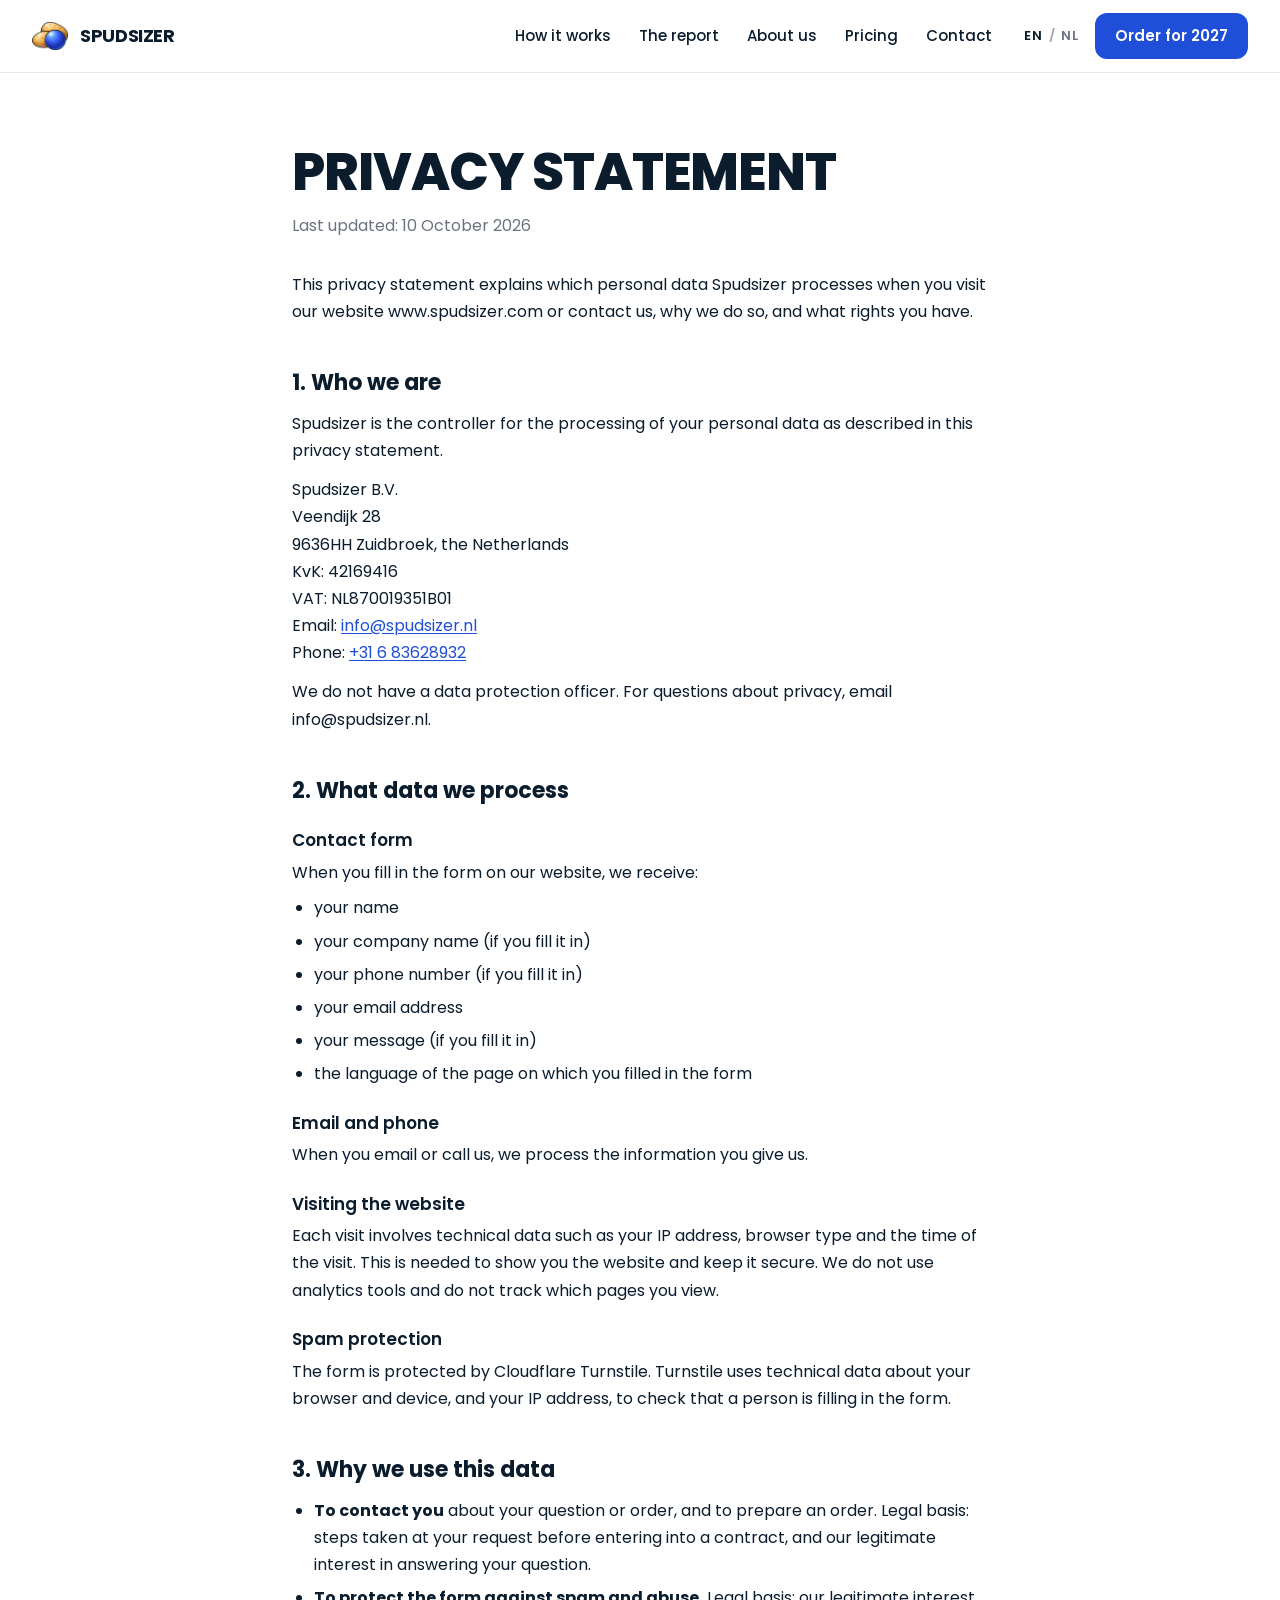
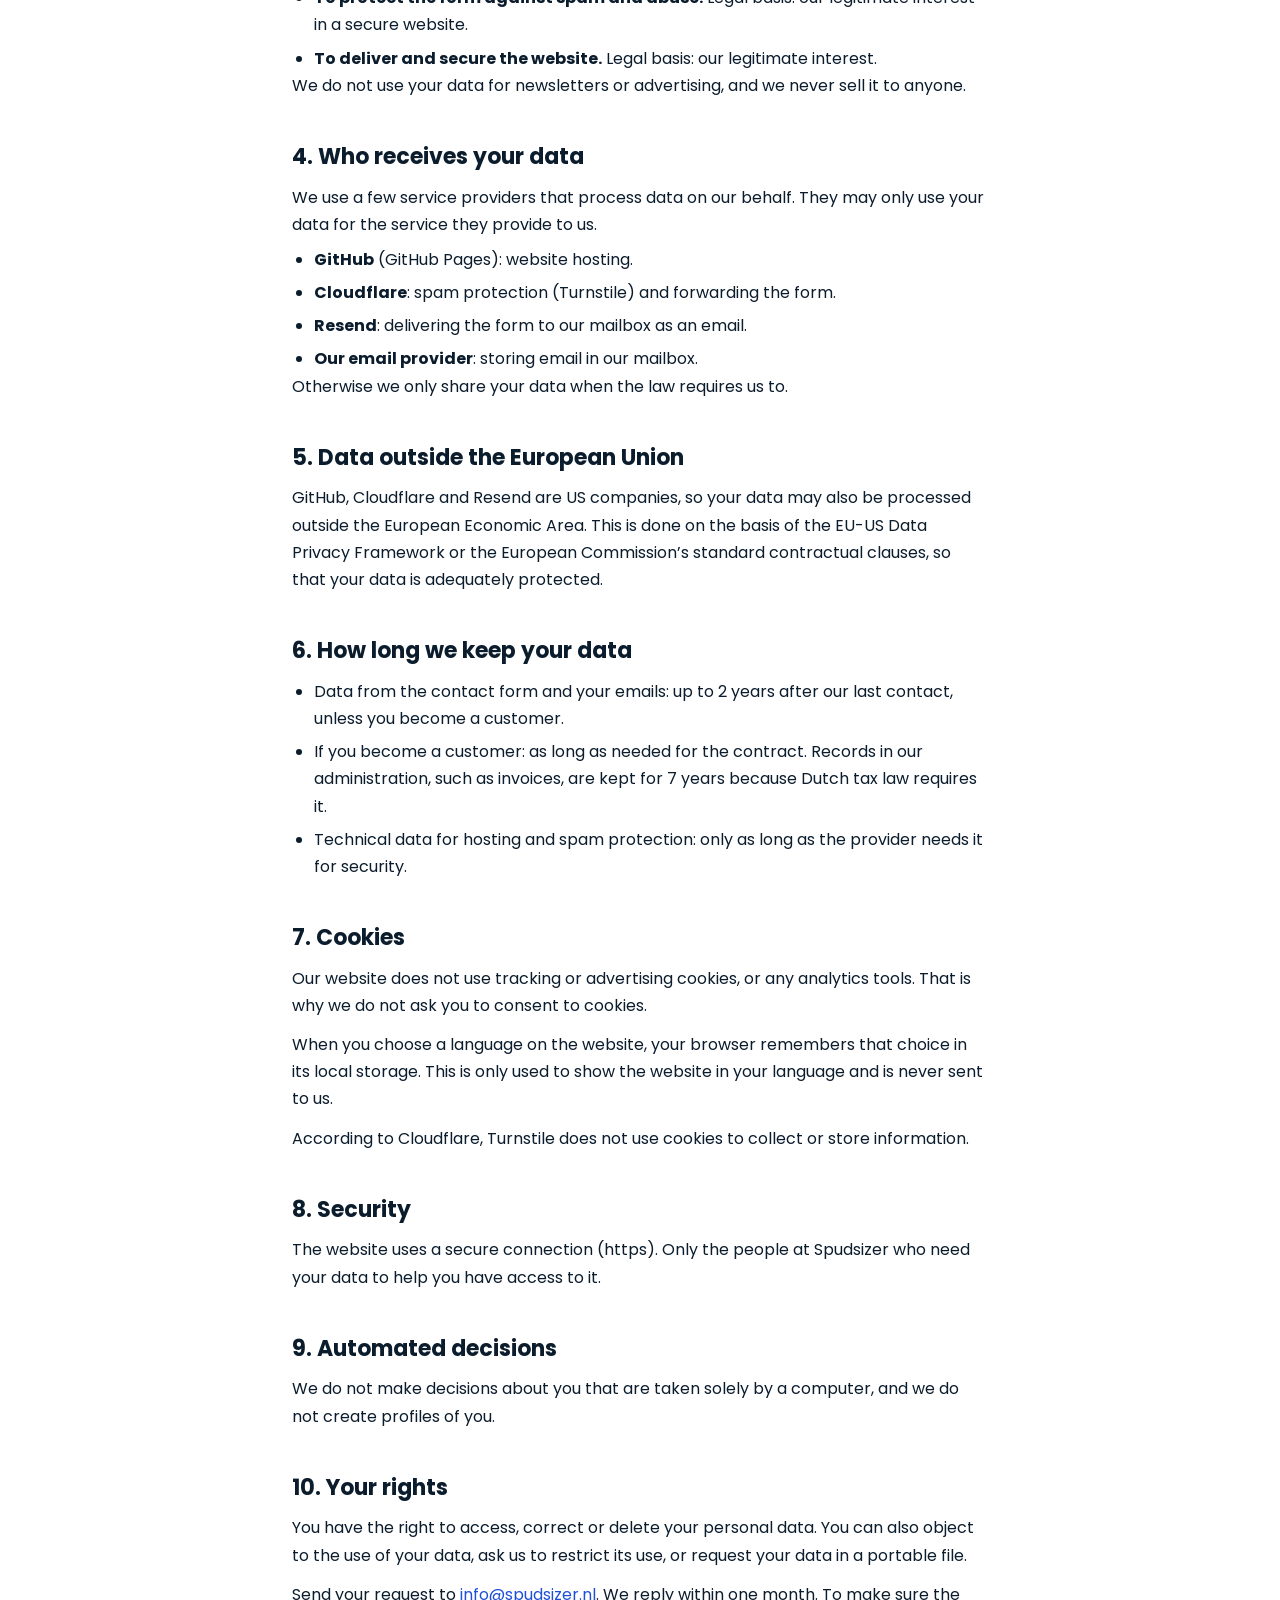
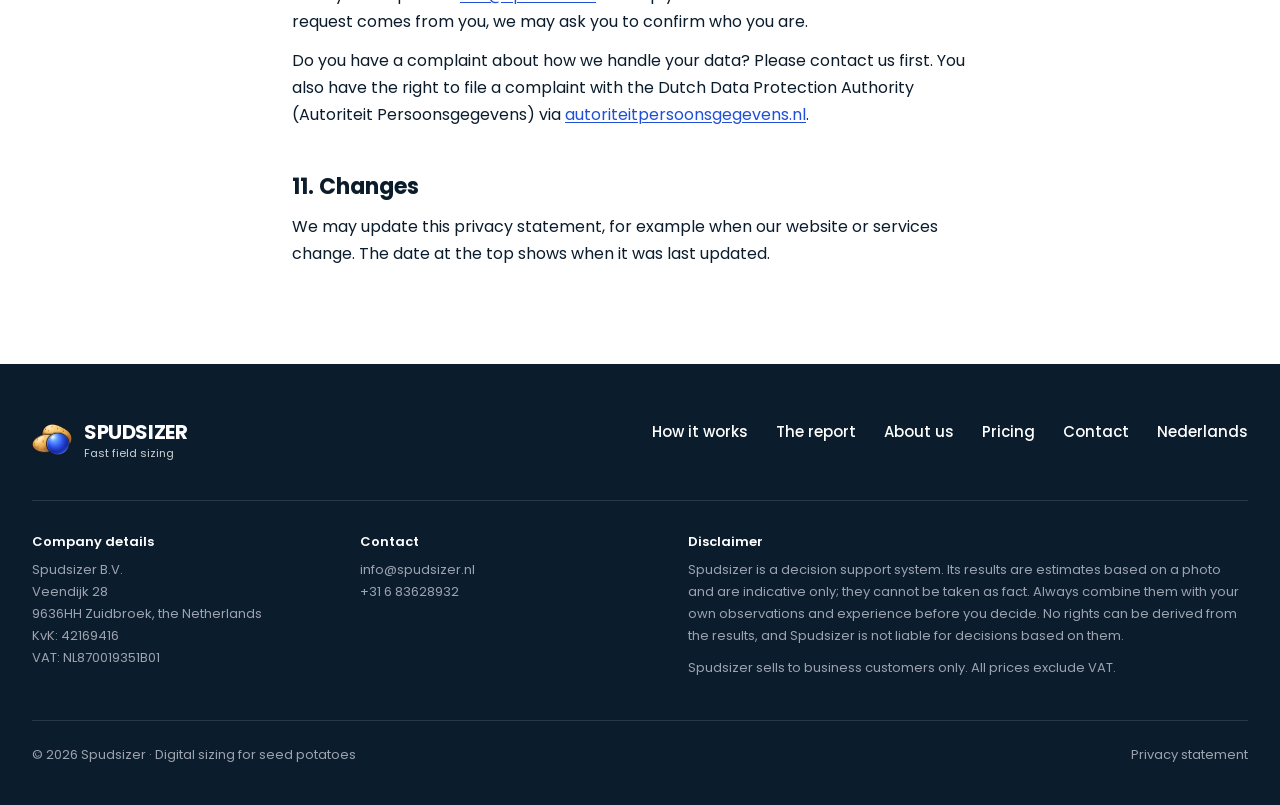
<file: docs/privacy/index.html>
<!DOCTYPE html>
<html lang="en">
<head>
<meta charset="utf-8">
<meta name="viewport" content="width=device-width, initial-scale=1">
<title>Privacy statement – Spudsizer</title>
<meta name="description" content="How Spudsizer handles your personal data.">
<link rel="canonical" href="https://www.spudsizer.com/privacy/">
<link rel="alternate" hreflang="en" href="https://www.spudsizer.com/privacy/">
<link rel="alternate" hreflang="nl" href="https://www.spudsizer.com/nl/privacy/">
<link rel="alternate" hreflang="x-default" href="https://www.spudsizer.com/privacy/">
<meta name="theme-color" content="#0B1C2D">
<link rel="icon" type="image/png" href="../assets/img/favicon.png">
<link rel="apple-touch-icon" href="../assets/img/apple-touch-icon.png">
<link rel="stylesheet" href="../assets/css/site.css">
<script src="../assets/js/site.js" defer></script>
</head>
<body>

<!-- Icons (Lucide) -->
<svg width="0" height="0" style="position:absolute" aria-hidden="true">
  <symbol id="i-arrow-right" viewBox="0 0 24 24" fill="none" stroke="currentColor" stroke-width="2" stroke-linecap="round" stroke-linejoin="round"><path d="M5 12h14"/><path d="m12 5 7 7-7 7"/></symbol>
  <symbol id="i-check" viewBox="0 0 24 24" fill="none" stroke="currentColor" stroke-width="2" stroke-linecap="round" stroke-linejoin="round"><path d="M20 6 9 17l-5-5"/></symbol>
  <symbol id="i-mail" viewBox="0 0 24 24" fill="none" stroke="currentColor" stroke-width="2" stroke-linecap="round" stroke-linejoin="round"><path d="m22 7-8.991 5.727a2 2 0 0 1-2.009 0L2 7"/><rect x="2" y="4" width="20" height="16" rx="2"/></symbol>
  <symbol id="i-phone" viewBox="0 0 24 24" fill="none" stroke="currentColor" stroke-width="2" stroke-linecap="round" stroke-linejoin="round"><path d="M13.832 16.568a1 1 0 0 0 1.213-.303l.355-.465A2 2 0 0 1 17 15h3a2 2 0 0 1 2 2v3a2 2 0 0 1-2 2A18 18 0 0 1 2 4a2 2 0 0 1 2-2h3a2 2 0 0 1 2 2v3a2 2 0 0 1-.8 1.6l-.468.351a1 1 0 0 0-.292 1.233 14 14 0 0 0 6.392 6.384"/></symbol>
  <symbol id="i-smartphone" viewBox="0 0 24 24" fill="none" stroke="currentColor" stroke-width="2" stroke-linecap="round" stroke-linejoin="round"><rect width="14" height="20" x="5" y="2" rx="2" ry="2"/><path d="M12 18h.01"/></symbol>
</svg>

<header class="site-header">
  <div class="container">
    <a href="../#top" class="logo" aria-label="Spudsizer home">
      <img src="../assets/img/logo-mark.webp" alt="" width="160" height="125">
      <span class="logo-word">SPUDSIZER</span>
    </a>
    <nav class="site-nav" aria-label="Main">
      <div class="nav-links">
        <a href="../#how">How it works</a>
        <a href="../#report">The report</a>
        <a href="../#about">About us</a>
        <a href="../#pricing">Pricing</a>
        <a href="../#signup">Contact</a>
      </div>
      <div class="nav-actions">
        <div class="lang">
          <span aria-current="true">EN</span>
          <span class="sep" aria-hidden="true">/</span>
          <a href="../nl/privacy/" hreflang="nl" lang="nl" data-lang="nl">NL</a>
        </div>
        <a href="../#pricing" class="btn btn-primary header-cta">Order for 2027</a>
      </div>
    </nav>
  </div>
</header>

<main class="legal">
  <div class="container legal-body">
<h1>Privacy statement</h1>
<p class="legal-meta">Last updated: 10 October 2026</p>
<p>This privacy statement explains which personal data Spudsizer processes when you visit our website www.spudsizer.com or contact us, why we do so, and what rights you have.</p>

<h2>1. Who we are</h2>
<p>Spudsizer is the controller for the processing of your personal data as described in this privacy statement.</p>
<p>Spudsizer B.V.<br>Veendijk 28<br>9636HH Zuidbroek, the Netherlands<br>KvK: 42169416<br>VAT: NL870019351B01<br>Email: <a href="mailto:info@spudsizer.nl">info@spudsizer.nl</a><br>Phone: <a href="tel:+31683628932">+31 6 83628932</a></p>
<p>We do not have a data protection officer. For questions about privacy, email info@spudsizer.nl.</p>

<h2>2. What data we process</h2>
<h3>Contact form</h3>
<p>When you fill in the form on our website, we receive:</p>
<ul>
  <li>your name</li>
  <li>your company name (if you fill it in)</li>
  <li>your phone number (if you fill it in)</li>
  <li>your email address</li>
  <li>your message (if you fill it in)</li>
  <li>the language of the page on which you filled in the form</li>
</ul>
<h3>Email and phone</h3>
<p>When you email or call us, we process the information you give us.</p>
<h3>Visiting the website</h3>
<p>Each visit involves technical data such as your IP address, browser type and the time of the visit. This is needed to show you the website and keep it secure. We do not use analytics tools and do not track which pages you view.</p>
<h3>Spam protection</h3>
<p>The form is protected by Cloudflare Turnstile. Turnstile uses technical data about your browser and device, and your IP address, to check that a person is filling in the form.</p>

<h2>3. Why we use this data</h2>
<ul>
  <li><strong>To contact you</strong> about your question or order, and to prepare an order. Legal basis: steps taken at your request before entering into a contract, and our legitimate interest in answering your question.</li>
  <li><strong>To protect the form against spam and abuse.</strong> Legal basis: our legitimate interest in a secure website.</li>
  <li><strong>To deliver and secure the website.</strong> Legal basis: our legitimate interest.</li>
</ul>
<p>We do not use your data for newsletters or advertising, and we never sell it to anyone.</p>

<h2>4. Who receives your data</h2>
<p>We use a few service providers that process data on our behalf. They may only use your data for the service they provide to us.</p>
<ul>
  <li><strong>GitHub</strong> (GitHub Pages): website hosting.</li>
  <li><strong>Cloudflare</strong>: spam protection (Turnstile) and forwarding the form.</li>
  <li><strong>Resend</strong>: delivering the form to our mailbox as an email.</li>
  <li><strong>Our email provider</strong>: storing email in our mailbox.</li>
</ul>
<p>Otherwise we only share your data when the law requires us to.</p>

<h2>5. Data outside the European Union</h2>
<p>GitHub, Cloudflare and Resend are US companies, so your data may also be processed outside the European Economic Area. This is done on the basis of the EU-US Data Privacy Framework or the European Commission’s standard contractual clauses, so that your data is adequately protected.</p>

<h2>6. How long we keep your data</h2>
<ul>
  <li>Data from the contact form and your emails: up to 2 years after our last contact, unless you become a customer.</li>
  <li>If you become a customer: as long as needed for the contract. Records in our administration, such as invoices, are kept for 7 years because Dutch tax law requires it.</li>
  <li>Technical data for hosting and spam protection: only as long as the provider needs it for security.</li>
</ul>

<h2>7. Cookies</h2>
<p>Our website does not use tracking or advertising cookies, or any analytics tools. That is why we do not ask you to consent to cookies.</p>
<p>When you choose a language on the website, your browser remembers that choice in its local storage. This is only used to show the website in your language and is never sent to us.</p>
<p>According to Cloudflare, Turnstile does not use cookies to collect or store information.</p>

<h2>8. Security</h2>
<p>The website uses a secure connection (https). Only the people at Spudsizer who need your data to help you have access to it.</p>

<h2>9. Automated decisions</h2>
<p>We do not make decisions about you that are taken solely by a computer, and we do not create profiles of you.</p>

<h2>10. Your rights</h2>
<p>You have the right to access, correct or delete your personal data. You can also object to the use of your data, ask us to restrict its use, or request your data in a portable file.</p>
<p>Send your request to <a href="mailto:info@spudsizer.nl">info@spudsizer.nl</a>. We reply within one month. To make sure the request comes from you, we may ask you to confirm who you are.</p>
<p>Do you have a complaint about how we handle your data? Please contact us first. You also have the right to file a complaint with the Dutch Data Protection Authority (Autoriteit Persoonsgegevens) via <a href="https://autoriteitpersoonsgegevens.nl">autoriteitpersoonsgegevens.nl</a>.</p>

<h2>11. Changes</h2>
<p>We may update this privacy statement, for example when our website or services change. The date at the top shows when it was last updated.</p>
  </div>
</main>

<footer class="site-footer">
  <div class="container">
    <div class="footer-top">
      <a href="../#top" class="logo" aria-label="Spudsizer home">
        <img src="../assets/img/logo-mark.webp" alt="" width="160" height="125" loading="lazy">
        <span><span class="logo-word" style="display:block">SPUDSIZER</span><span class="logo-tagline" style="display:block">Fast field sizing</span></span>
      </a>
      <nav class="footer-links" aria-label="Footer">
        <a href="../#how">How it works</a>
        <a href="../#report">The report</a>
        <a href="../#about">About us</a>
        <a href="../#pricing">Pricing</a>
        <a href="../#signup">Contact</a>
        <a href="../nl/privacy/" hreflang="nl" lang="nl" data-lang="nl">Nederlands</a>
      </nav>
    </div>
    <div class="footer-legal">
      <div>
        <h2>Company details</h2>
        <p>Spudsizer B.V.<br>Veendijk 28<br>9636HH Zuidbroek, the Netherlands<br>KvK: 42169416<br>VAT: NL870019351B01</p>
      </div>
      <div>
        <h2>Contact</h2>
        <p><a href="mailto:info@spudsizer.nl">info@spudsizer.nl</a><br><a href="tel:+31683628932">+31 6 83628932</a></p>
      </div>
      <div class="footer-disclaimer">
        <h2>Disclaimer</h2>
        <p>Spudsizer is a decision support system. Its results are estimates based on a photo and are indicative only; they cannot be taken as fact. Always combine them with your own observations and experience before you decide. No rights can be derived from the results, and Spudsizer is not liable for decisions based on them.</p>
        <p>Spudsizer sells to business customers only. All prices exclude VAT.</p>
      </div>
    </div>
    <div class="footer-bottom">
      <span>© 2026 Spudsizer · Digital sizing for seed potatoes</span>
      <a href="./" aria-current="page">Privacy statement</a>
    </div>
  </div>
</footer>

</body>
</html>
</file>
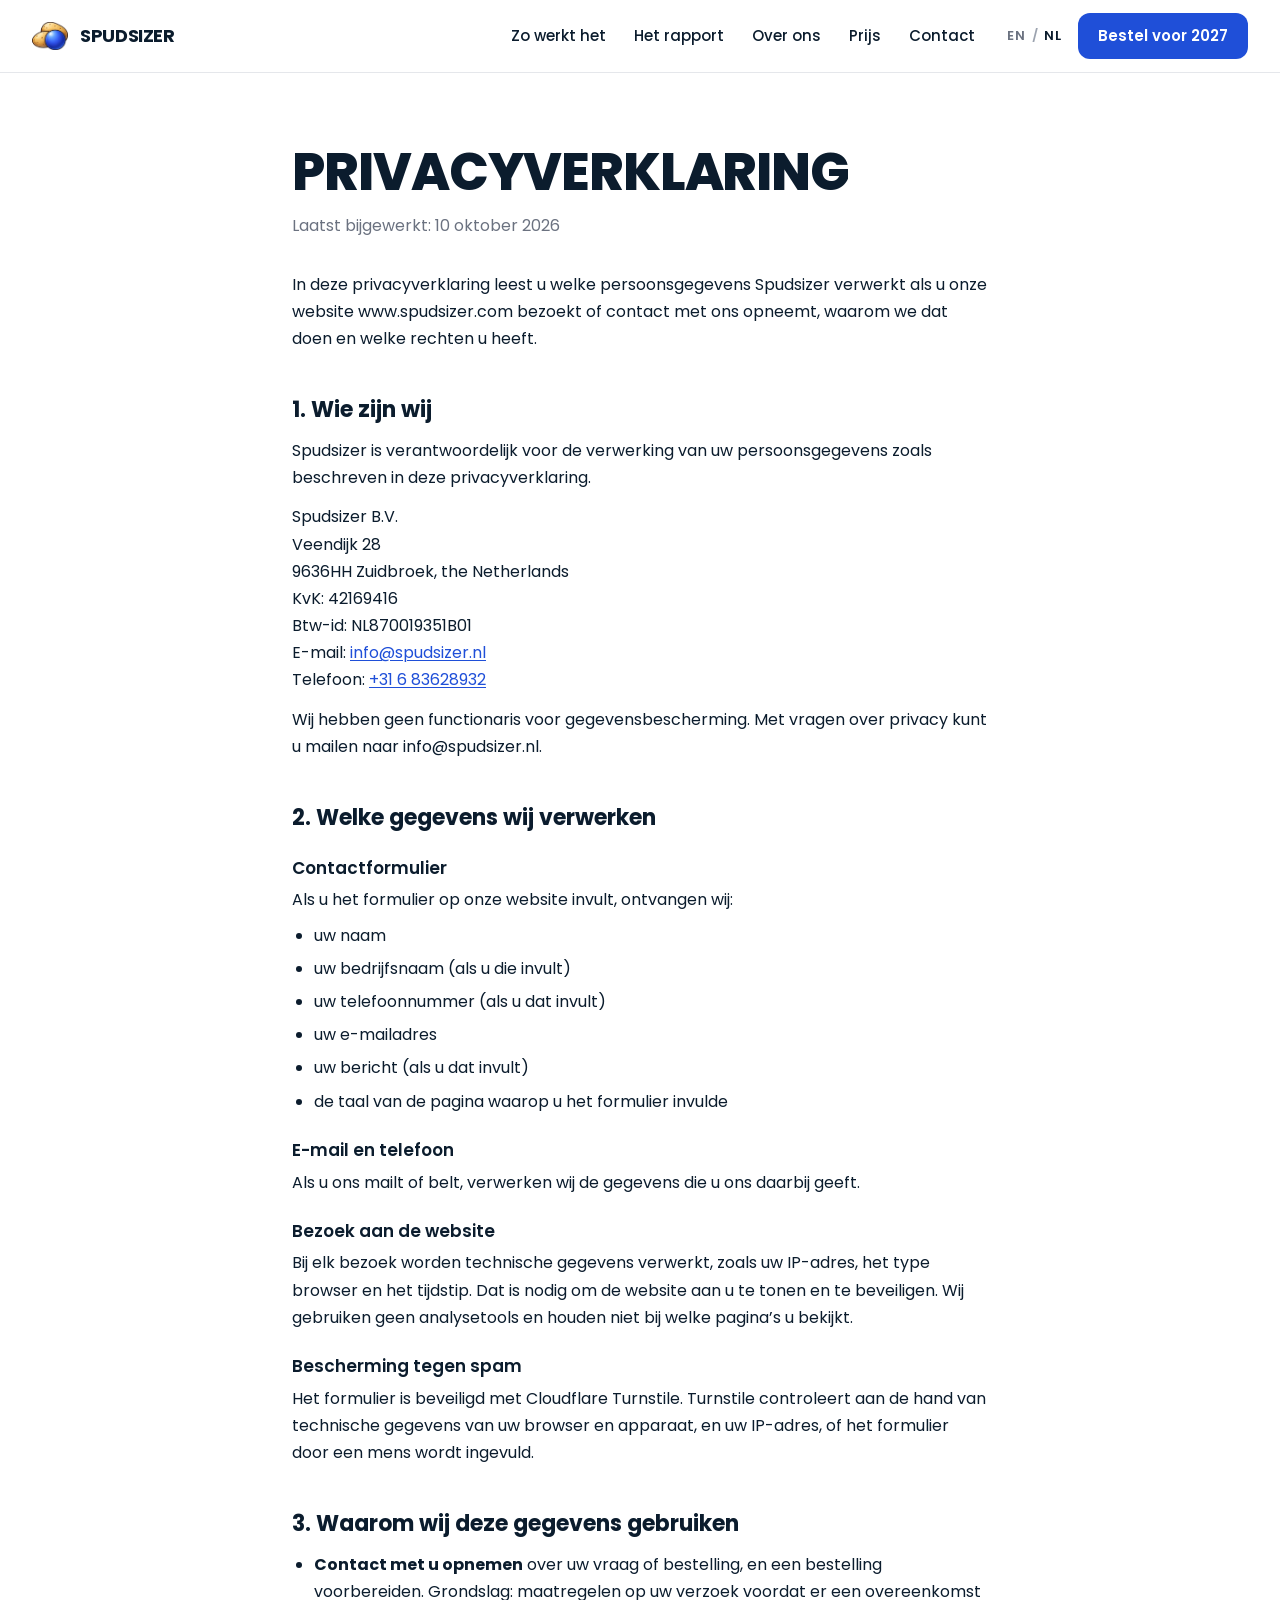
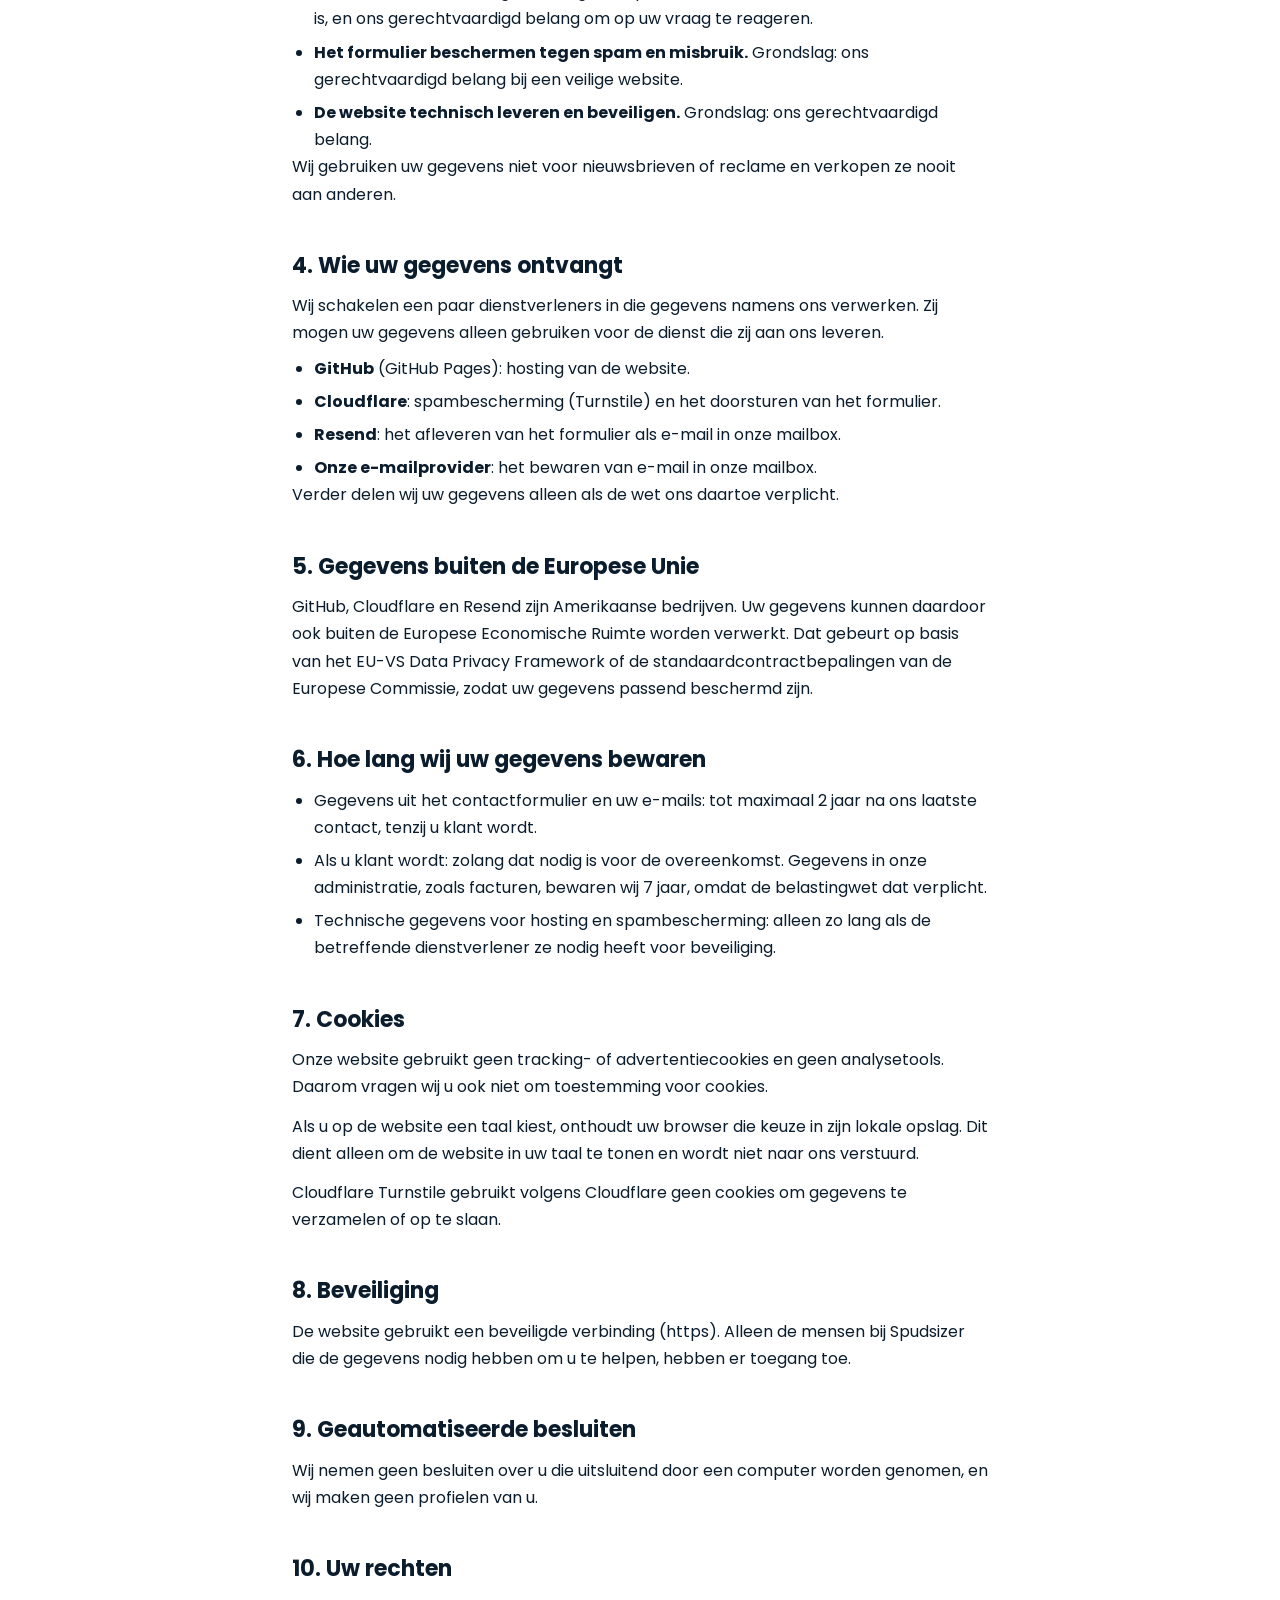
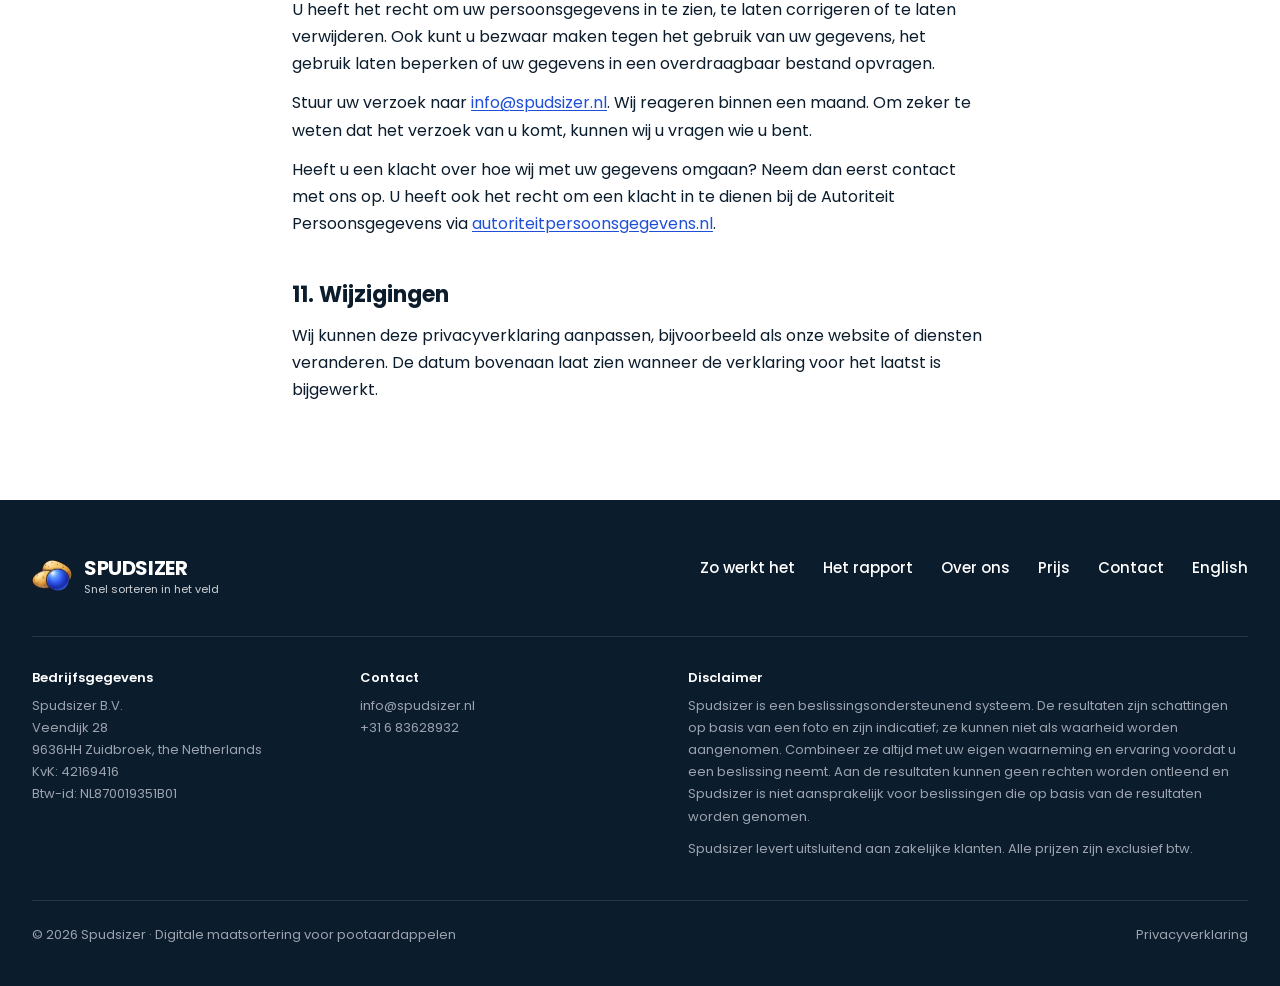
<file: docs/nl/privacy/index.html>
<!DOCTYPE html>
<html lang="nl">
<head>
<meta charset="utf-8">
<meta name="viewport" content="width=device-width, initial-scale=1">
<title>Privacyverklaring – Spudsizer</title>
<meta name="description" content="Hoe Spudsizer omgaat met uw persoonsgegevens.">
<link rel="canonical" href="https://www.spudsizer.com/nl/privacy/">
<link rel="alternate" hreflang="en" href="https://www.spudsizer.com/privacy/">
<link rel="alternate" hreflang="nl" href="https://www.spudsizer.com/nl/privacy/">
<link rel="alternate" hreflang="x-default" href="https://www.spudsizer.com/privacy/">
<meta name="theme-color" content="#0B1C2D">
<link rel="icon" type="image/png" href="../../assets/img/favicon.png">
<link rel="apple-touch-icon" href="../../assets/img/apple-touch-icon.png">
<link rel="stylesheet" href="../../assets/css/site.css">
<script src="../../assets/js/site.js" defer></script>
</head>
<body>

<!-- Icons (Lucide) -->
<svg width="0" height="0" style="position:absolute" aria-hidden="true">
  <symbol id="i-arrow-right" viewBox="0 0 24 24" fill="none" stroke="currentColor" stroke-width="2" stroke-linecap="round" stroke-linejoin="round"><path d="M5 12h14"/><path d="m12 5 7 7-7 7"/></symbol>
  <symbol id="i-check" viewBox="0 0 24 24" fill="none" stroke="currentColor" stroke-width="2" stroke-linecap="round" stroke-linejoin="round"><path d="M20 6 9 17l-5-5"/></symbol>
  <symbol id="i-mail" viewBox="0 0 24 24" fill="none" stroke="currentColor" stroke-width="2" stroke-linecap="round" stroke-linejoin="round"><path d="m22 7-8.991 5.727a2 2 0 0 1-2.009 0L2 7"/><rect x="2" y="4" width="20" height="16" rx="2"/></symbol>
  <symbol id="i-phone" viewBox="0 0 24 24" fill="none" stroke="currentColor" stroke-width="2" stroke-linecap="round" stroke-linejoin="round"><path d="M13.832 16.568a1 1 0 0 0 1.213-.303l.355-.465A2 2 0 0 1 17 15h3a2 2 0 0 1 2 2v3a2 2 0 0 1-2 2A18 18 0 0 1 2 4a2 2 0 0 1 2-2h3a2 2 0 0 1 2 2v3a2 2 0 0 1-.8 1.6l-.468.351a1 1 0 0 0-.292 1.233 14 14 0 0 0 6.392 6.384"/></symbol>
  <symbol id="i-smartphone" viewBox="0 0 24 24" fill="none" stroke="currentColor" stroke-width="2" stroke-linecap="round" stroke-linejoin="round"><rect width="14" height="20" x="5" y="2" rx="2" ry="2"/><path d="M12 18h.01"/></symbol>
</svg>

<header class="site-header">
  <div class="container">
    <a href="../#top" class="logo" aria-label="Spudsizer startpagina">
      <img src="../../assets/img/logo-mark.webp" alt="" width="160" height="125">
      <span class="logo-word">SPUDSIZER</span>
    </a>
    <nav class="site-nav" aria-label="Hoofdmenu">
      <div class="nav-links">
        <a href="../#how">Zo werkt het</a>
        <a href="../#report">Het rapport</a>
        <a href="../#about">Over ons</a>
        <a href="../#pricing">Prijs</a>
        <a href="../#signup">Contact</a>
      </div>
      <div class="nav-actions">
        <div class="lang">
          <a href="../../privacy/" hreflang="en" lang="en" data-lang="en">EN</a>
          <span class="sep" aria-hidden="true">/</span>
          <span aria-current="true">NL</span>
        </div>
        <a href="../#pricing" class="btn btn-primary header-cta">Bestel voor 2027</a>
      </div>
    </nav>
  </div>
</header>

<main class="legal">
  <div class="container legal-body">
<h1>Privacyverklaring</h1>
<p class="legal-meta">Laatst bijgewerkt: 10 oktober 2026</p>
<p>In deze privacyverklaring leest u welke persoonsgegevens Spudsizer verwerkt als u onze website www.spudsizer.com bezoekt of contact met ons opneemt, waarom we dat doen en welke rechten u heeft.</p>

<h2>1. Wie zijn wij</h2>
<p>Spudsizer is verantwoordelijk voor de verwerking van uw persoonsgegevens zoals beschreven in deze privacyverklaring.</p>
<p>Spudsizer B.V.<br>Veendijk 28<br>9636HH Zuidbroek, the Netherlands<br>KvK: 42169416<br>Btw-id: NL870019351B01<br>E-mail: <a href="mailto:info@spudsizer.nl">info@spudsizer.nl</a><br>Telefoon: <a href="tel:+31683628932">+31 6 83628932</a></p>
<p>Wij hebben geen functionaris voor gegevensbescherming. Met vragen over privacy kunt u mailen naar info@spudsizer.nl.</p>

<h2>2. Welke gegevens wij verwerken</h2>
<h3>Contactformulier</h3>
<p>Als u het formulier op onze website invult, ontvangen wij:</p>
<ul>
  <li>uw naam</li>
  <li>uw bedrijfsnaam (als u die invult)</li>
  <li>uw telefoonnummer (als u dat invult)</li>
  <li>uw e-mailadres</li>
  <li>uw bericht (als u dat invult)</li>
  <li>de taal van de pagina waarop u het formulier invulde</li>
</ul>
<h3>E-mail en telefoon</h3>
<p>Als u ons mailt of belt, verwerken wij de gegevens die u ons daarbij geeft.</p>
<h3>Bezoek aan de website</h3>
<p>Bij elk bezoek worden technische gegevens verwerkt, zoals uw IP-adres, het type browser en het tijdstip. Dat is nodig om de website aan u te tonen en te beveiligen. Wij gebruiken geen analysetools en houden niet bij welke pagina’s u bekijkt.</p>
<h3>Bescherming tegen spam</h3>
<p>Het formulier is beveiligd met Cloudflare Turnstile. Turnstile controleert aan de hand van technische gegevens van uw browser en apparaat, en uw IP-adres, of het formulier door een mens wordt ingevuld.</p>

<h2>3. Waarom wij deze gegevens gebruiken</h2>
<ul>
  <li><strong>Contact met u opnemen</strong> over uw vraag of bestelling, en een bestelling voorbereiden. Grondslag: maatregelen op uw verzoek voordat er een overeenkomst is, en ons gerechtvaardigd belang om op uw vraag te reageren.</li>
  <li><strong>Het formulier beschermen tegen spam en misbruik.</strong> Grondslag: ons gerechtvaardigd belang bij een veilige website.</li>
  <li><strong>De website technisch leveren en beveiligen.</strong> Grondslag: ons gerechtvaardigd belang.</li>
</ul>
<p>Wij gebruiken uw gegevens niet voor nieuwsbrieven of reclame en verkopen ze nooit aan anderen.</p>

<h2>4. Wie uw gegevens ontvangt</h2>
<p>Wij schakelen een paar dienstverleners in die gegevens namens ons verwerken. Zij mogen uw gegevens alleen gebruiken voor de dienst die zij aan ons leveren.</p>
<ul>
  <li><strong>GitHub</strong> (GitHub Pages): hosting van de website.</li>
  <li><strong>Cloudflare</strong>: spambescherming (Turnstile) en het doorsturen van het formulier.</li>
  <li><strong>Resend</strong>: het afleveren van het formulier als e-mail in onze mailbox.</li>
  <li><strong>Onze e-mailprovider</strong>: het bewaren van e-mail in onze mailbox.</li>
</ul>
<p>Verder delen wij uw gegevens alleen als de wet ons daartoe verplicht.</p>

<h2>5. Gegevens buiten de Europese Unie</h2>
<p>GitHub, Cloudflare en Resend zijn Amerikaanse bedrijven. Uw gegevens kunnen daardoor ook buiten de Europese Economische Ruimte worden verwerkt. Dat gebeurt op basis van het EU-VS Data Privacy Framework of de standaardcontractbepalingen van de Europese Commissie, zodat uw gegevens passend beschermd zijn.</p>

<h2>6. Hoe lang wij uw gegevens bewaren</h2>
<ul>
  <li>Gegevens uit het contactformulier en uw e-mails: tot maximaal 2 jaar na ons laatste contact, tenzij u klant wordt.</li>
  <li>Als u klant wordt: zolang dat nodig is voor de overeenkomst. Gegevens in onze administratie, zoals facturen, bewaren wij 7 jaar, omdat de belastingwet dat verplicht.</li>
  <li>Technische gegevens voor hosting en spambescherming: alleen zo lang als de betreffende dienstverlener ze nodig heeft voor beveiliging.</li>
</ul>

<h2>7. Cookies</h2>
<p>Onze website gebruikt geen tracking- of advertentiecookies en geen analysetools. Daarom vragen wij u ook niet om toestemming voor cookies.</p>
<p>Als u op de website een taal kiest, onthoudt uw browser die keuze in zijn lokale opslag. Dit dient alleen om de website in uw taal te tonen en wordt niet naar ons verstuurd.</p>
<p>Cloudflare Turnstile gebruikt volgens Cloudflare geen cookies om gegevens te verzamelen of op te slaan.</p>

<h2>8. Beveiliging</h2>
<p>De website gebruikt een beveiligde verbinding (https). Alleen de mensen bij Spudsizer die de gegevens nodig hebben om u te helpen, hebben er toegang toe.</p>

<h2>9. Geautomatiseerde besluiten</h2>
<p>Wij nemen geen besluiten over u die uitsluitend door een computer worden genomen, en wij maken geen profielen van u.</p>

<h2>10. Uw rechten</h2>
<p>U heeft het recht om uw persoonsgegevens in te zien, te laten corrigeren of te laten verwijderen. Ook kunt u bezwaar maken tegen het gebruik van uw gegevens, het gebruik laten beperken of uw gegevens in een overdraagbaar bestand opvragen.</p>
<p>Stuur uw verzoek naar <a href="mailto:info@spudsizer.nl">info@spudsizer.nl</a>. Wij reageren binnen een maand. Om zeker te weten dat het verzoek van u komt, kunnen wij u vragen wie u bent.</p>
<p>Heeft u een klacht over hoe wij met uw gegevens omgaan? Neem dan eerst contact met ons op. U heeft ook het recht om een klacht in te dienen bij de Autoriteit Persoonsgegevens via <a href="https://autoriteitpersoonsgegevens.nl">autoriteitpersoonsgegevens.nl</a>.</p>

<h2>11. Wijzigingen</h2>
<p>Wij kunnen deze privacyverklaring aanpassen, bijvoorbeeld als onze website of diensten veranderen. De datum bovenaan laat zien wanneer de verklaring voor het laatst is bijgewerkt.</p>
  </div>
</main>

<footer class="site-footer">
  <div class="container">
    <div class="footer-top">
      <a href="../#top" class="logo" aria-label="Spudsizer startpagina">
        <img src="../../assets/img/logo-mark.webp" alt="" width="160" height="125" loading="lazy">
        <span><span class="logo-word" style="display:block">SPUDSIZER</span><span class="logo-tagline" style="display:block">Snel sorteren in het veld</span></span>
      </a>
      <nav class="footer-links" aria-label="Voettekst">
        <a href="../#how">Zo werkt het</a>
        <a href="../#report">Het rapport</a>
        <a href="../#about">Over ons</a>
        <a href="../#pricing">Prijs</a>
        <a href="../#signup">Contact</a>
        <a href="../../privacy/" hreflang="en" lang="en" data-lang="en">English</a>
      </nav>
    </div>
    <div class="footer-legal">
      <div>
        <h2>Bedrijfsgegevens</h2>
        <p>Spudsizer B.V.<br>Veendijk 28<br>9636HH Zuidbroek, the Netherlands<br>KvK: 42169416<br>Btw-id: NL870019351B01</p>
      </div>
      <div>
        <h2>Contact</h2>
        <p><a href="mailto:info@spudsizer.nl">info@spudsizer.nl</a><br><a href="tel:+31683628932">+31 6 83628932</a></p>
      </div>
      <div class="footer-disclaimer">
        <h2>Disclaimer</h2>
        <p>Spudsizer is een beslissingsondersteunend systeem. De resultaten zijn schattingen op basis van een foto en zijn indicatief; ze kunnen niet als waarheid worden aangenomen. Combineer ze altijd met uw eigen waarneming en ervaring voordat u een beslissing neemt. Aan de resultaten kunnen geen rechten worden ontleend en Spudsizer is niet aansprakelijk voor beslissingen die op basis van de resultaten worden genomen.</p>
        <p>Spudsizer levert uitsluitend aan zakelijke klanten. Alle prijzen zijn exclusief btw.</p>
      </div>
    </div>
    <div class="footer-bottom">
      <span>© 2026 Spudsizer · Digitale maatsortering voor pootaardappelen</span>
      <a href="./" aria-current="page">Privacyverklaring</a>
    </div>
  </div>
</footer>

</body>
</html>
</file>
<file: docs/assets/css/site.css>
/* Spudsizer homepage – built from the Claude Design file "Spudsizer Home" */

/* ---------- Fonts (Poppins, self-hosted) ---------- */
@font-face{font-family:"Poppins";src:url("../fonts/poppins-regular.woff2") format("woff2");font-weight:400;font-style:normal;font-display:swap}
@font-face{font-family:"Poppins";src:url("../fonts/poppins-italic.woff2") format("woff2");font-weight:400;font-style:italic;font-display:swap}
@font-face{font-family:"Poppins";src:url("../fonts/poppins-medium.woff2") format("woff2");font-weight:500;font-style:normal;font-display:swap}
@font-face{font-family:"Poppins";src:url("../fonts/poppins-semibold.woff2") format("woff2");font-weight:600;font-style:normal;font-display:swap}
@font-face{font-family:"Poppins";src:url("../fonts/poppins-bold.woff2") format("woff2");font-weight:700;font-style:normal;font-display:swap}
@font-face{font-family:"Poppins";src:url("../fonts/poppins-extrabold.woff2") format("woff2");font-weight:800;font-style:normal;font-display:swap}

/* ---------- Design tokens (Spudsizer design system) ---------- */
:root{
  --ss-blue:#1F4FD8;
  --ss-blue-pressed:#1a42b8;
  --ss-blue-100:#F0F4FF;
  --ss-blue-200:#D4E1FF;
  --ss-navy:#0B1C2D;
  --ss-green:#2ED47A;
  --ss-field-grey:#F4F6F8;
  --ss-neutral:#6B7280;
  --ss-grey-300:#E5E7EB;
  --ss-grey-400:#9CA3AF;
  --ss-error:#DC2626;
  --font-sans:"Poppins",-apple-system,BlinkMacSystemFont,system-ui,sans-serif;
  --header-h:72px;
  --gutter:32px;
}

/* ---------- Base ---------- */
*,*::before,*::after{box-sizing:border-box}
html{scroll-behavior:smooth}
body{margin:0;background:#fff;font-family:var(--font-sans);color:var(--ss-navy);line-height:1.6;-webkit-font-smoothing:antialiased}
img{max-width:100%}
a{color:var(--ss-blue);text-decoration:none}
a:hover{color:var(--ss-blue-pressed)}
:focus-visible{outline:3px solid var(--ss-blue);outline-offset:3px}
section[id]{scroll-margin-top:var(--header-h)}
h1,h2,h3,p{margin:0}
.icon{display:inline-block;flex-shrink:0;width:20px;height:20px}
.visually-hidden{position:absolute!important;width:1px;height:1px;overflow:hidden;clip:rect(0 0 0 0);white-space:nowrap}
.container{max-width:1280px;margin:0 auto;padding:0 var(--gutter)}

/* Shared type */
.eyebrow{margin:0 0 16px;font-size:13px;font-weight:600;letter-spacing:.14em;text-transform:uppercase;color:var(--ss-blue)}
.h2{font-size:clamp(34px,4.4vw,60px);font-weight:800;line-height:1;letter-spacing:-.02em;text-transform:uppercase;color:var(--ss-navy)}
.lead{font-size:17px;line-height:1.6;color:var(--ss-neutral);text-wrap:pretty}

/* Buttons */
.btn{display:inline-flex;align-items:center;justify-content:center;gap:10px;border-radius:12px;font-family:inherit;cursor:pointer;border:0;transition:background .2s,transform .2s,box-shadow .2s,color .2s}
.btn-primary{background:var(--ss-blue);color:#fff}
.btn-primary:hover{background:var(--ss-blue-pressed);color:#fff}
.btn-light{background:#fff;color:var(--ss-navy)}
.btn-light:hover{background:var(--ss-field-grey);color:var(--ss-navy)}
.btn-lg{font-weight:700;font-size:17px;padding:18px 32px}

/* ---------- Header ---------- */
.site-header{position:sticky;top:0;z-index:20;background:#fff;border-bottom:1px solid var(--ss-grey-300)}
.site-header .container{min-height:var(--header-h);display:flex;align-items:center;justify-content:space-between;gap:24px}
.logo{display:flex;align-items:center;gap:12px;color:var(--ss-navy)}
.logo:hover{color:var(--ss-navy)}
.logo img{width:36px;height:36px;object-fit:contain;flex-shrink:0}
.logo-word{font-size:18px;font-weight:700;letter-spacing:-.02em;line-height:1.2}
.logo-tagline{font-size:11px;line-height:1.3;margin-top:2px}
.site-nav{flex:1 1 0;min-width:0;display:flex;align-items:center;gap:32px;justify-content:flex-end}
.nav-links{flex:1 1 0;min-width:0;height:24px;overflow:hidden;display:flex;gap:0 28px;font-size:15px;font-weight:500;line-height:24px;flex-wrap:wrap;justify-content:flex-end}
.nav-links a{color:var(--ss-navy)}
.nav-links a:hover{color:var(--ss-blue)}
.nav-actions{display:flex;align-items:center;gap:16px;flex-shrink:0}
.lang{display:flex;gap:6px;font-size:13px;font-weight:600;letter-spacing:.06em}
.lang .sep{color:var(--ss-grey-400)}
.lang a{color:var(--ss-neutral)}
.lang a:hover{color:var(--ss-blue)}
.header-cta{font-weight:600;font-size:15px;padding:11px 20px}

/* ---------- Hero ---------- */
.hero{position:relative;min-height:calc(100vh - var(--header-h));min-height:calc(100svh - var(--header-h));background:var(--ss-navy);overflow:hidden;display:flex;flex-direction:column;justify-content:flex-end}
.hero-img{position:absolute;inset:0;width:100%;height:100%;object-fit:cover;object-position:center 60%;display:block}
.hero-shade{position:absolute;inset:0;background:rgba(11,28,45,.38)}
.hero-content{position:relative;width:100%;padding-top:120px}
.hero-content .eyebrow{margin-bottom:20px;color:#fff}
.hero h1{font-size:clamp(44px,7.6vw,112px);font-weight:800;line-height:.94;letter-spacing:-.03em;text-transform:uppercase;color:#fff;max-width:1000px}
.hero-text{margin:28px 0 36px;font-size:19px;line-height:1.55;color:#fff;max-width:540px;text-wrap:pretty}
.hero-ctas{display:flex;gap:12px;flex-wrap:wrap;margin-bottom:64px}
.hero-ctas .btn-primary:hover{transform:translateY(-2px);box-shadow:0 8px 24px rgba(0,0,0,.2)}
.hero-ctas .btn-light{font-weight:600;padding:18px 30px}
.price-tag{position:relative;align-self:flex-end;background:var(--ss-blue);color:#fff;padding:24px 36px;display:flex;align-items:center;gap:32px;flex-wrap:wrap;max-width:100%}
.price-tag-label{font-size:12px;font-weight:600;letter-spacing:.14em;text-transform:uppercase}
.price-tag-amount{display:flex;align-items:baseline;gap:10px}
.price-tag-amount strong{font-size:40px;font-weight:800;letter-spacing:-.02em;line-height:1.1}
.price-tag-amount span{font-size:15px}
.price-tag a{display:inline-flex;align-items:center;gap:8px;color:#fff;font-weight:600;font-size:15px;border-bottom:2px solid #fff;padding-bottom:4px}
.price-tag a:hover{color:#fff;opacity:.8}

/* ---------- How it works ---------- */
.section{padding:120px 0}
.section-grey{background:var(--ss-field-grey)}
.section-navy{background:var(--ss-navy);color:#fff}
.how-head{display:grid;grid-template-columns:repeat(auto-fit,minmax(min(100%,340px),1fr));gap:24px 64px;align-items:end;margin-bottom:56px}
.how-head .lead{max-width:440px}
.steps{display:grid;grid-template-columns:repeat(auto-fit,minmax(min(100%,300px),1fr));gap:40px 24px;margin:0;padding:0;list-style:none}
.step{display:flex;flex-direction:column}
.step-img{aspect-ratio:4/3;overflow:hidden;background:var(--ss-field-grey)}
.step-img img{width:100%;height:100%;object-fit:cover;display:block}
.step-body{display:flex;align-items:baseline;gap:16px;border-top:3px solid var(--ss-navy);margin-top:24px;padding-top:20px}
.step-num{font-size:15px;font-weight:700;color:var(--ss-blue);letter-spacing:.04em}
.step h3{margin:0 0 8px;font-size:24px;font-weight:700;letter-spacing:-.01em;line-height:1.3}
.step p{font-size:16px;line-height:1.6;color:var(--ss-neutral);text-wrap:pretty}

/* ---------- Two-column sections ---------- */
.split{display:grid;grid-template-columns:repeat(auto-fit,minmax(min(100%,420px),1fr));gap:64px;align-items:center}

/* Report */
.report-pages{display:grid;grid-template-columns:repeat(auto-fit,minmax(min(100%,180px),1fr));gap:20px;align-items:start}
.report-pages img{width:100%;height:auto;display:block;background:#fff;box-shadow:0 2px 12px rgba(0,0,0,.08)}
.report-pages img + img{margin-top:64px}
.report-copy .h2{margin-bottom:20px}
.report-copy .lead{margin-bottom:32px;max-width:480px}
.report-list{margin:0;padding:0;list-style:none;border-top:1px solid var(--ss-grey-300)}
.report-list li{display:grid;grid-template-columns:minmax(0,1fr) auto;gap:16px;align-items:baseline;padding:18px 0;border-bottom:1px solid var(--ss-grey-300)}
.report-list strong{font-size:18px;font-weight:600}
.report-list span{font-size:14px;color:var(--ss-neutral);text-align:right}
.disclaimer{margin-top:24px;font-size:13px;font-style:italic;color:var(--ss-neutral)}

/* About */
.about-photo{aspect-ratio:4/3;background:var(--ss-field-grey);overflow:hidden}
.about-photo img{width:100%;height:100%;object-fit:cover;display:block}
.about-copy .h2{margin-bottom:24px}
.about-copy .lead{margin-bottom:20px;max-width:480px}
.about-copy .lead p + p{margin-top:1em}
.founders{display:flex;gap:40px;flex-wrap:wrap;padding-top:24px;border-top:1px solid var(--ss-grey-300)}
.founder-name{font-size:18px;font-weight:700}
.founder-role{font-size:14px;color:var(--ss-neutral)}

/* Pricing */
.pricing-grid{display:grid;grid-template-columns:repeat(auto-fit,minmax(min(100%,400px),1fr));gap:64px;align-items:stretch}
.pricing-intro{display:flex;flex-direction:column;justify-content:space-between;gap:40px}
.section-navy .eyebrow{color:var(--ss-blue-200)}
.section-navy .h2{color:#fff}
.pricing-intro .lead{margin-top:24px;color:var(--ss-grey-400);max-width:460px}
.app-note{display:flex;align-items:center;gap:16px;padding-top:24px;border-top:1px solid rgba(255,255,255,.14);font-size:15px;color:var(--ss-grey-400)}
.app-note .icon{width:22px;height:22px;color:#fff}
.price-card{background:#fff;color:var(--ss-navy);padding:44px 40px}
.price-card-top{display:flex;justify-content:space-between;align-items:center;gap:16px;flex-wrap:wrap}
.price-card-season{font-size:13px;font-weight:700;letter-spacing:.14em;text-transform:uppercase;color:var(--ss-blue)}
.badge{font-size:12px;font-weight:600;background:var(--ss-blue-100);color:var(--ss-blue);padding:6px 10px;border-radius:8px}
.price-card-amount{display:flex;align-items:baseline;gap:12px;margin:14px 0 4px}
.price-card-amount strong{font-size:88px;font-weight:800;line-height:1;letter-spacing:-.03em}
.price-card-amount span{font-size:16px;color:var(--ss-neutral)}
.vat{font-size:13px;color:var(--ss-neutral)}
.perks{display:grid;gap:14px;margin:32px 0 36px;padding:28px 0 0;border-top:1px solid var(--ss-grey-300);list-style:none}
.perks li{display:flex;gap:14px;align-items:center;font-size:16px;font-weight:500}
.tick{width:24px;height:24px;border-radius:50%;background:var(--ss-blue);color:#fff;display:flex;align-items:center;justify-content:center;flex-shrink:0}
.tick .icon{width:14px;height:14px}
.price-card .btn{display:flex;width:100%;padding:18px 24px}

/* Sign up */
.signup-grid{display:grid;grid-template-columns:repeat(auto-fit,minmax(min(100%,400px),1fr));gap:64px;align-items:start}
.signup-copy .h2{margin-bottom:20px}
.signup-copy .lead{margin-bottom:40px;max-width:460px}
.contact-links{display:grid;gap:14px}
.contact-links a{display:flex;align-items:center;gap:14px;color:var(--ss-navy);font-size:17px;font-weight:600}
.contact-links a:hover{color:var(--ss-blue)}
.round-icon{width:44px;height:44px;border-radius:50%;background:var(--ss-blue);color:#fff;display:flex;align-items:center;justify-content:center;flex-shrink:0}
.form-panel{background:var(--ss-field-grey);padding:40px}
.lead-form{display:grid;gap:4px}
.lead-form[hidden]{display:none}
.field-row{display:grid;grid-template-columns:repeat(auto-fit,minmax(min(100%,220px),1fr));gap:0 16px}
.field label{display:block;font-size:14px;font-weight:600;color:var(--ss-navy);margin:16px 0 4px}
.field input,.field textarea{width:100%;padding:16px;margin:6px 0;border:2px solid var(--ss-grey-300);border-radius:12px;font:inherit;font-size:16px;line-height:1.4;color:var(--ss-navy);background:#fff;outline:none;transition:border-color .2s,box-shadow .2s}
.field textarea{resize:vertical;min-height:80px}
.field input::placeholder,.field textarea::placeholder{color:var(--ss-grey-400)}
.field input:focus,.field textarea:focus{border-color:var(--ss-blue);box-shadow:0 0 0 3px rgba(31,79,216,.1)}
.field input[aria-invalid="true"]{border-color:var(--ss-error)}
.hp-field{position:absolute;left:-10000px;width:1px;height:1px;overflow:hidden}
.turnstile-box{margin-top:20px;min-height:65px}
.submit-btn{width:100%;min-height:52px;margin-top:20px;padding:18px 48px;font-size:18px;font-weight:700;line-height:1.2}
.submit-btn:active{transform:scale(.98)}
.submit-btn[disabled]{background:var(--ss-grey-300);color:var(--ss-grey-400);cursor:not-allowed;transform:none}
.form-error{margin-top:12px;font-size:14px;font-weight:500;color:var(--ss-error)}
.form-error:empty{display:none}
.privacy-note{margin-top:12px;font-size:13px;color:var(--ss-neutral)}
.thanks{display:flex;flex-direction:column;gap:16px;padding:24px 0}
.thanks[hidden]{display:none}
.thanks-icon{width:56px;height:56px;border-radius:50%;background:var(--ss-green);color:#fff;display:flex;align-items:center;justify-content:center}
.thanks-icon .icon{width:28px;height:28px}
.thanks h3{font-size:28px;font-weight:700;line-height:1.3}
.thanks p{font-size:17px;line-height:1.6;color:var(--ss-neutral)}

/* ---------- Footer ---------- */
.site-footer{background:var(--ss-navy);color:var(--ss-grey-400);padding:56px 0 40px}
.footer-top{display:flex;justify-content:space-between;align-items:flex-start;gap:32px;flex-wrap:wrap}
.site-footer .logo,.site-footer .logo:hover{color:#fff}
.site-footer .logo img{width:40px;height:40px}
.site-footer .logo-word{font-size:20px}
.site-footer .logo-tagline{color:rgba(255,255,255,.8)}
.footer-links{display:flex;gap:28px;flex-wrap:wrap;font-size:15px;font-weight:500}
.footer-links a{color:#fff}
.footer-links a:hover{color:var(--ss-blue-200)}
.footer-bottom{margin-top:40px;padding-top:24px;border-top:1px solid rgba(255,255,255,.12);display:flex;justify-content:space-between;gap:16px;flex-wrap:wrap;font-size:13px}
.footer-bottom a{color:var(--ss-grey-400)}
.footer-bottom a:hover{color:#fff}

/* ---------- Footer: company details + disclaimer ---------- */
.footer-legal{margin-top:40px;padding-top:32px;border-top:1px solid rgba(255,255,255,.12);display:grid;grid-template-columns:minmax(0,1fr) minmax(0,1fr) minmax(0,2fr);gap:28px 48px;font-size:13px;line-height:1.7}
.footer-legal h2{margin:0 0 8px;font-size:13px;font-weight:600;line-height:1.4;color:#fff}
.footer-legal p + p{margin-top:10px}
.footer-legal a{color:var(--ss-grey-400)}
.footer-legal a:hover{color:#fff}
.footer-disclaimer p{max-width:560px}
@media (max-width:900px){.footer-legal{grid-template-columns:1fr 1fr}.footer-disclaimer{grid-column:1 / -1}}
@media (max-width:640px){.footer-legal{grid-template-columns:1fr}}

/* ---------- Privacy statement ---------- */
.legal{padding:72px 0 96px}
.legal-body{max-width:760px}
.legal h1{margin-bottom:12px;font-size:clamp(34px,4.4vw,52px);font-weight:800;line-height:1.05;letter-spacing:-.02em;text-transform:uppercase}
.legal-meta{margin-bottom:32px;font-size:14px;color:var(--ss-neutral)}
.legal h2{margin:44px 0 12px;font-size:22px;font-weight:700;line-height:1.3}
.legal h3{margin:24px 0 6px;font-size:17px;font-weight:600;line-height:1.4}
.legal p,.legal li{font-size:16px;line-height:1.7}
.legal p + p{margin-top:12px}
.legal ul{margin:8px 0 0;padding-left:22px}
.legal li + li{margin-top:6px}
.legal-body a{text-decoration:underline;text-underline-offset:2px}
.privacy-note a{color:var(--ss-neutral);text-decoration:underline;text-underline-offset:2px}
.privacy-note a:hover{color:var(--ss-blue)}

/* ---------- Small screens ---------- */
@media (max-width:640px){
  :root{--gutter:20px}
  .lang{display:none}             /* Dutch link stays available in the footer */
  .header-cta{font-size:14px;padding:10px 14px}
  .section{padding:80px 0}
  .hero-content{padding-top:80px}
  .hero-ctas{margin-bottom:48px}
  .price-tag{padding:20px 24px;gap:20px}
  .price-card{padding:32px 24px}
  .price-card-amount strong{font-size:72px}
  .form-panel{padding:28px 20px}
  .report-pages{grid-template-columns:1fr 1fr;gap:12px}
  .price-card .btn{font-size:16px;padding:18px 16px}
  /* Dutch has long words: keep the headline inside the screen */
  :lang(nl) .hero h1{font-size:min(44px,10.6vw)}
  .report-pages img + img{margin-top:32px}
  .report-list li{grid-template-columns:1fr;gap:2px}
  .report-list span{text-align:left}
}

@media (prefers-reduced-motion:reduce){
  html{scroll-behavior:auto}
  *{transition:none!important}
}
</file>
